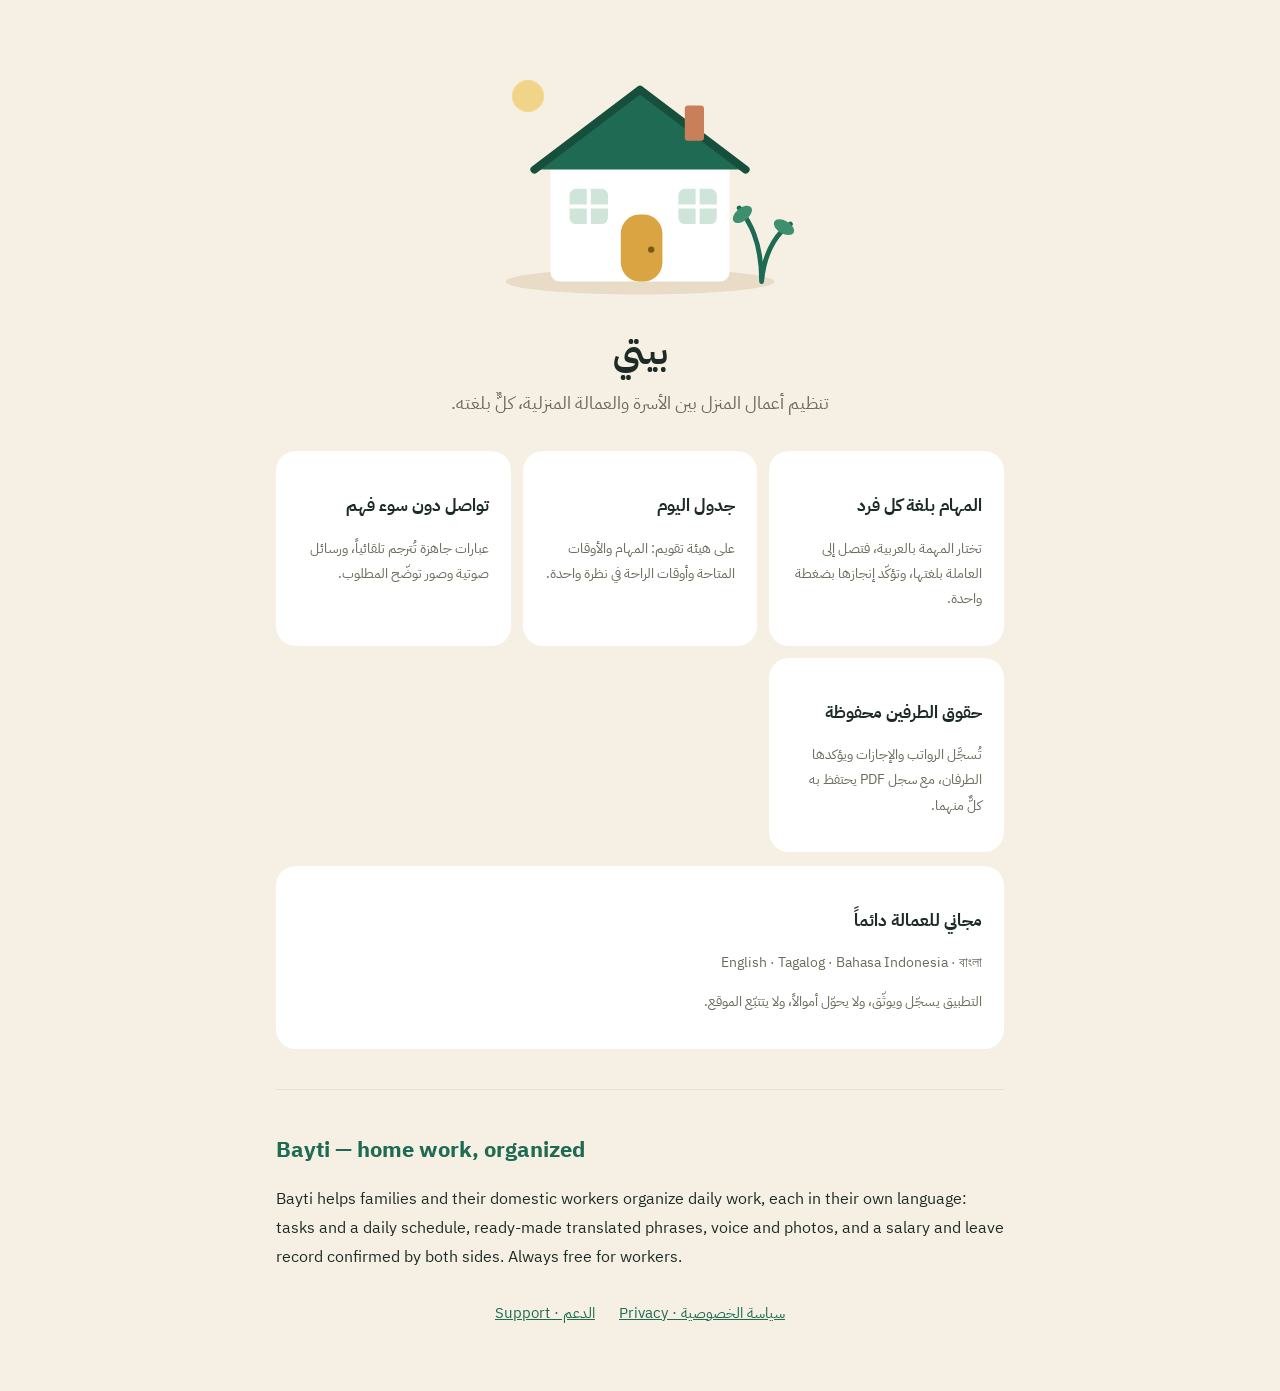
<file: index.html>
<!doctype html>
<html lang="ar" dir="rtl">
<head>
<meta charset="utf-8">
<meta name="viewport" content="width=device-width, initial-scale=1">
<title>بيتي · Bayti</title>
<meta name="description" content="بيتي: تنظيم أعمال المنزل بين الأسرة والعمالة المنزلية، كلٌّ بلغته.">
<link rel="icon" href="icon.png">
<link rel="preconnect" href="https://fonts.googleapis.com">
<link href="https://fonts.googleapis.com/css2?family=IBM+Plex+Sans+Arabic:wght@400;600;700&display=swap" rel="stylesheet">
<link rel="stylesheet" href="style.css">
</head>
<body>
<main>
  <header>
    <img class="art" src="welcome.svg" alt="">
    <h1>بيتي</h1>
    <p class="lead">تنظيم أعمال المنزل بين الأسرة والعمالة المنزلية، كلٌّ بلغته.</p>
  </header>

  <div class="grid">
    <div class="card"><h3>المهام بلغة كل فرد</h3><p class="muted">تختار المهمة بالعربية، فتصل إلى العاملة بلغتها، وتؤكّد إنجازها بضغطة واحدة.</p></div>
    <div class="card"><h3>جدول اليوم</h3><p class="muted">على هيئة تقويم: المهام والأوقات المتاحة وأوقات الراحة في نظرة واحدة.</p></div>
    <div class="card"><h3>تواصل دون سوء فهم</h3><p class="muted">عبارات جاهزة تُترجم تلقائياً، ورسائل صوتية وصور توضّح المطلوب.</p></div>
    <div class="card"><h3>حقوق الطرفين محفوظة</h3><p class="muted">تُسجَّل الرواتب والإجازات ويؤكدها الطرفان، مع سجل PDF يحتفظ به كلٌّ منهما.</p></div>
  </div>

  <div class="card">
    <h3>مجاني للعمالة دائماً</h3>
    <p class="muted">English · Tagalog · Bahasa Indonesia · বাংলা</p>
    <p class="muted">التطبيق يسجّل ويوثّق، ولا يحوّل أموالاً، ولا يتتبّع الموقع.</p>
  </div>

  <hr>
  <section class="en" lang="en" dir="ltr">
    <h2>Bayti — home work, organized</h2>
    <p>Bayti helps families and their domestic workers organize daily work, each in their own language: tasks and a daily schedule, ready-made translated phrases, voice and photos, and a salary and leave record confirmed by both sides. Always free for workers.</p>
  </section>

  <nav>
    <a href="privacy.html">سياسة الخصوصية · Privacy</a>
    <a href="mailto:mfabdullahalmani@gmail.com">الدعم · Support</a>
  </nav>
</main>
</body>
</html>
</file>
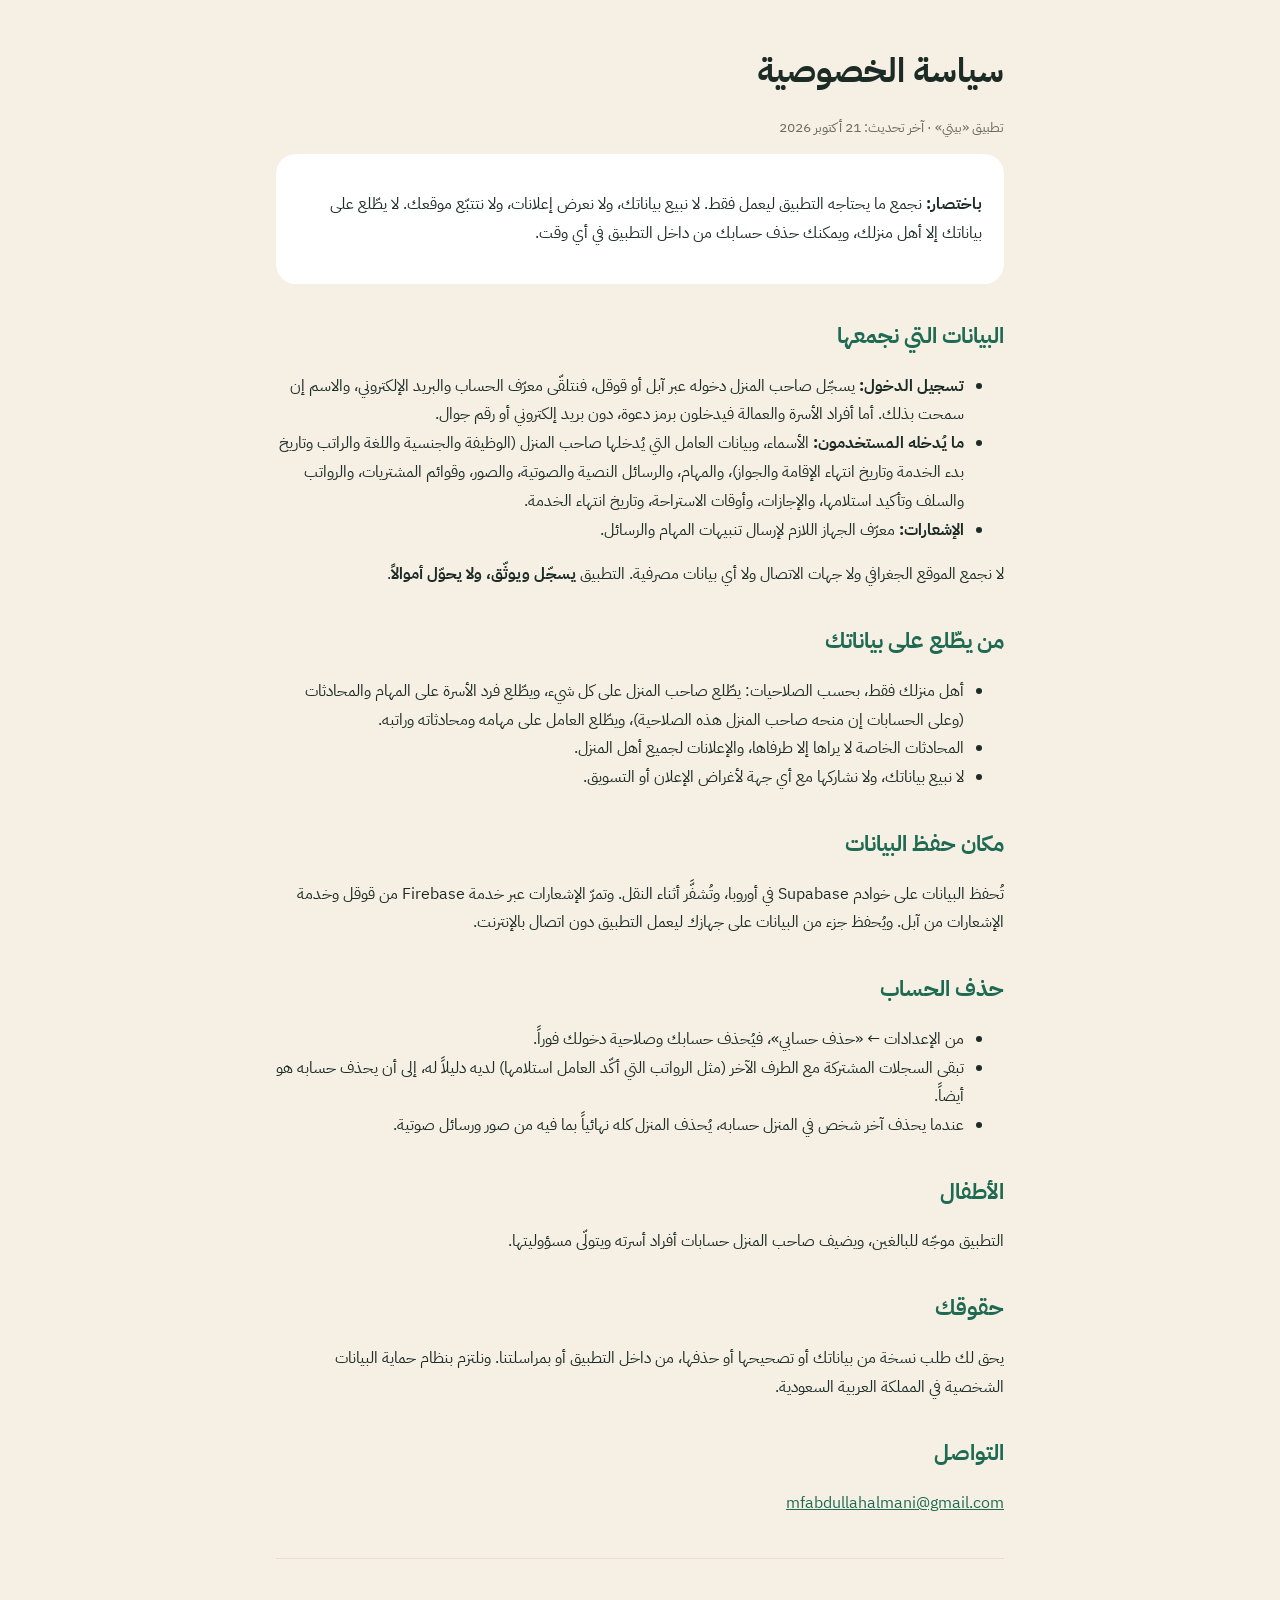
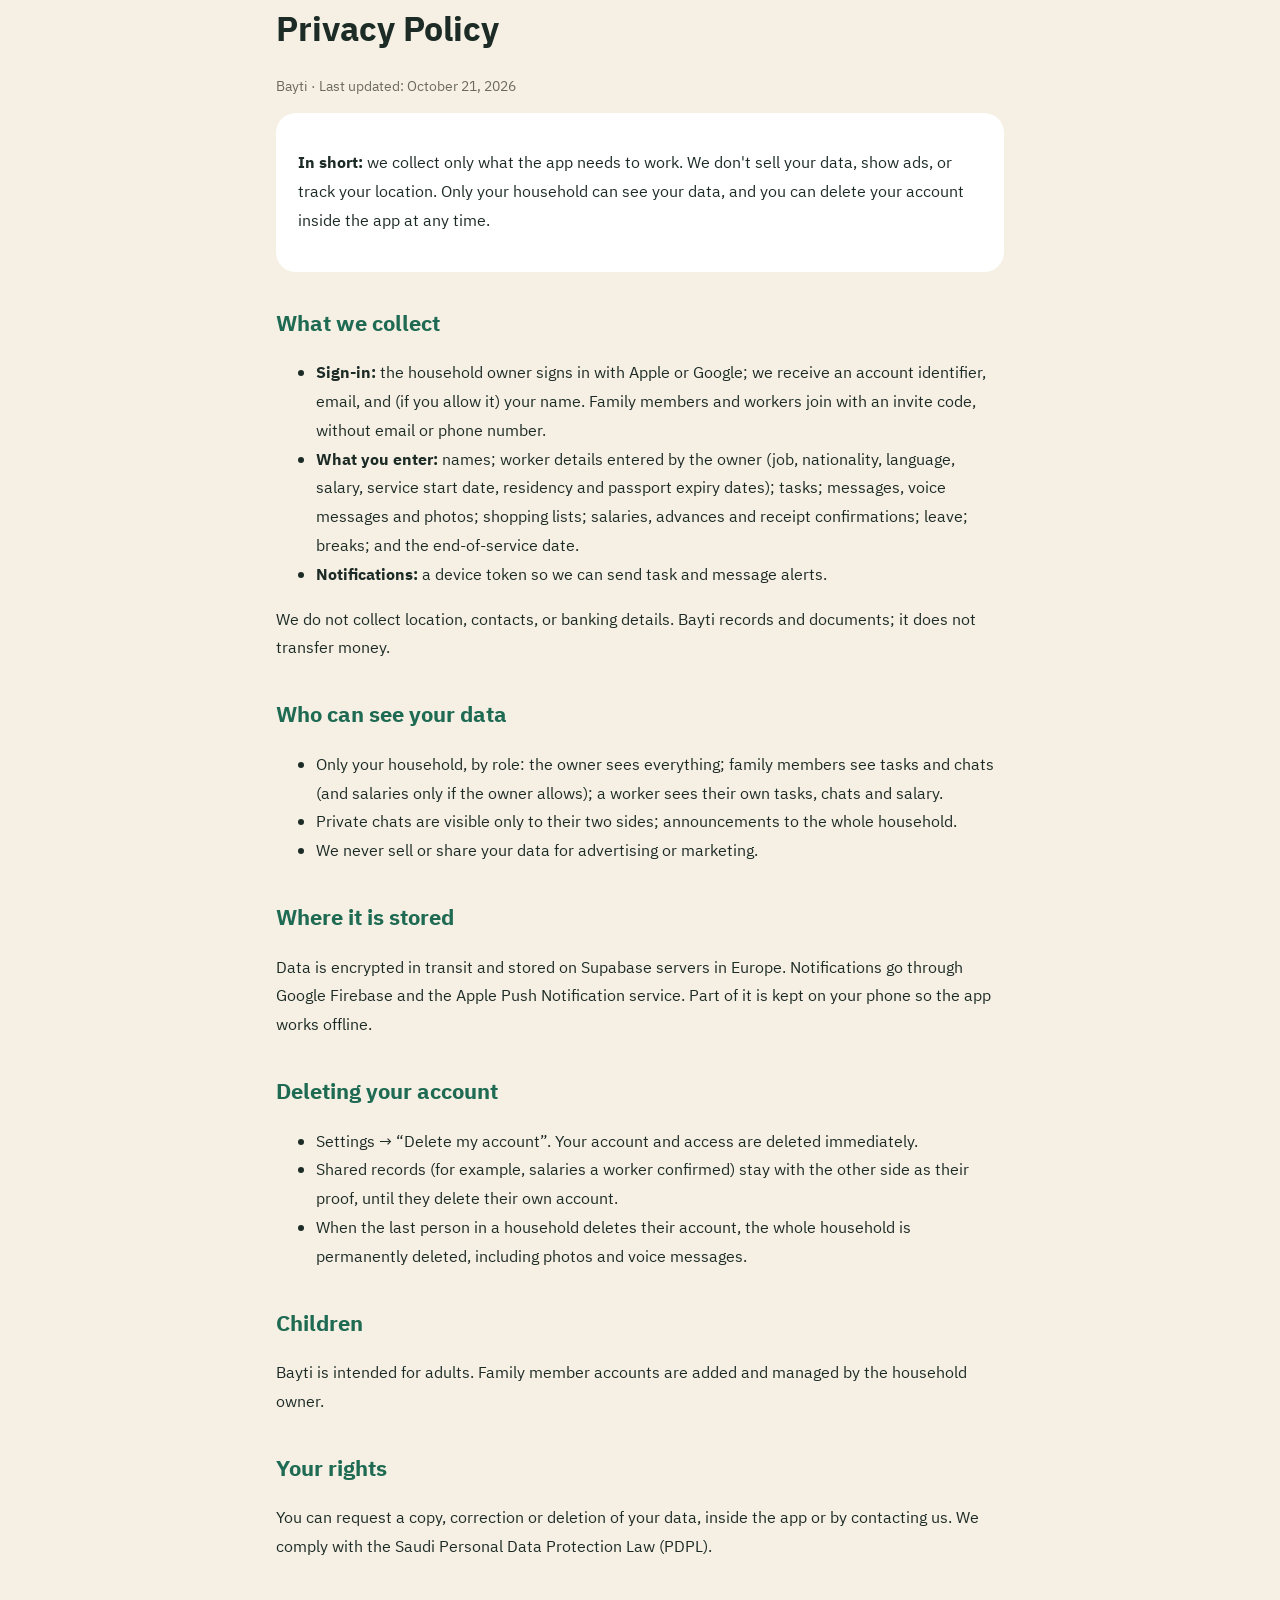
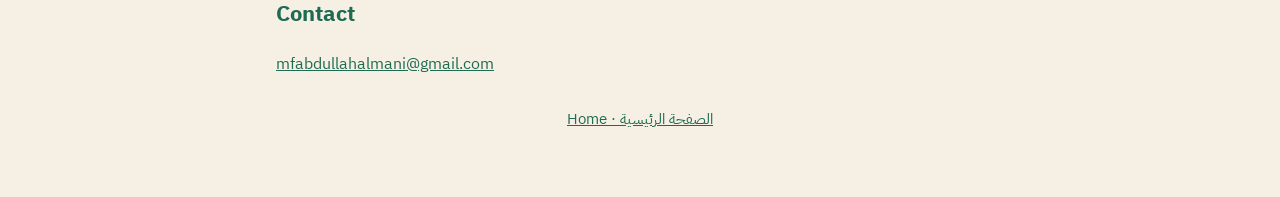
<file: privacy.html>
<!doctype html>
<html lang="ar" dir="rtl">
<head>
<meta charset="utf-8">
<meta name="viewport" content="width=device-width, initial-scale=1">
<title>سياسة الخصوصية · بيتي</title>
<link rel="icon" href="icon.png">
<link rel="preconnect" href="https://fonts.googleapis.com">
<link href="https://fonts.googleapis.com/css2?family=IBM+Plex+Sans+Arabic:wght@400;600;700&display=swap" rel="stylesheet">
<link rel="stylesheet" href="style.css">
</head>
<body>
<main>
  <h1>سياسة الخصوصية</h1>
  <p class="muted">تطبيق «بيتي» · آخر تحديث: 21 أكتوبر 2026</p>

  <div class="card">
    <p><b>باختصار:</b> نجمع ما يحتاجه التطبيق ليعمل فقط. لا نبيع بياناتك، ولا نعرض إعلانات، ولا نتتبّع موقعك. لا يطّلع على بياناتك إلا أهل منزلك، ويمكنك حذف حسابك من داخل التطبيق في أي وقت.</p>
  </div>

  <h2>البيانات التي نجمعها</h2>
  <ul>
    <li><b>تسجيل الدخول:</b> يسجّل صاحب المنزل دخوله عبر آبل أو قوقل، فنتلقّى معرّف الحساب والبريد الإلكتروني، والاسم إن سمحت بذلك. أما أفراد الأسرة والعمالة فيدخلون برمز دعوة، دون بريد إلكتروني أو رقم جوال.</li>
    <li><b>ما يُدخله المستخدمون:</b> الأسماء، وبيانات العامل التي يُدخلها صاحب المنزل (الوظيفة والجنسية واللغة والراتب وتاريخ بدء الخدمة وتاريخ انتهاء الإقامة والجواز)، والمهام، والرسائل النصية والصوتية، والصور، وقوائم المشتريات، والرواتب والسلف وتأكيد استلامها، والإجازات، وأوقات الاستراحة، وتاريخ انتهاء الخدمة.</li>
    <li><b>الإشعارات:</b> معرّف الجهاز اللازم لإرسال تنبيهات المهام والرسائل.</li>
  </ul>
  <p>لا نجمع الموقع الجغرافي ولا جهات الاتصال ولا أي بيانات مصرفية. التطبيق <b>يسجّل ويوثّق، ولا يحوّل أموالاً</b>.</p>

  <h2>من يطّلع على بياناتك</h2>
  <ul>
    <li>أهل منزلك فقط، بحسب الصلاحيات: يطّلع صاحب المنزل على كل شيء، ويطّلع فرد الأسرة على المهام والمحادثات (وعلى الحسابات إن منحه صاحب المنزل هذه الصلاحية)، ويطّلع العامل على مهامه ومحادثاته وراتبه.</li>
    <li>المحادثات الخاصة لا يراها إلا طرفاها، والإعلانات لجميع أهل المنزل.</li>
    <li>لا نبيع بياناتك، ولا نشاركها مع أي جهة لأغراض الإعلان أو التسويق.</li>
  </ul>

  <h2>مكان حفظ البيانات</h2>
  <p>تُحفظ البيانات على خوادم Supabase في أوروبا، وتُشفَّر أثناء النقل. وتمرّ الإشعارات عبر خدمة Firebase من قوقل وخدمة الإشعارات من آبل. ويُحفظ جزء من البيانات على جهازك ليعمل التطبيق دون اتصال بالإنترنت.</p>

  <h2>حذف الحساب</h2>
  <ul>
    <li>من الإعدادات ← «حذف حسابي»، فيُحذف حسابك وصلاحية دخولك فوراً.</li>
    <li>تبقى السجلات المشتركة مع الطرف الآخر (مثل الرواتب التي أكّد العامل استلامها) لديه دليلاً له، إلى أن يحذف حسابه هو أيضاً.</li>
    <li>عندما يحذف آخر شخص في المنزل حسابه، يُحذف المنزل كله نهائياً بما فيه من صور ورسائل صوتية.</li>
  </ul>

  <h2>الأطفال</h2>
  <p>التطبيق موجّه للبالغين، ويضيف صاحب المنزل حسابات أفراد أسرته ويتولّى مسؤوليتها.</p>

  <h2>حقوقك</h2>
  <p>يحق لك طلب نسخة من بياناتك أو تصحيحها أو حذفها، من داخل التطبيق أو بمراسلتنا. ونلتزم بنظام حماية البيانات الشخصية في المملكة العربية السعودية.</p>

  <h2>التواصل</h2>
  <p><a href="mailto:mfabdullahalmani@gmail.com">mfabdullahalmani@gmail.com</a></p>

  <hr>

  <section class="en" lang="en" dir="ltr">
    <h1>Privacy Policy</h1>
    <p class="muted">Bayti · Last updated: October 21, 2026</p>
    <div class="card"><p><b>In short:</b> we collect only what the app needs to work. We don't sell your data, show ads, or track your location. Only your household can see your data, and you can delete your account inside the app at any time.</p></div>

    <h2>What we collect</h2>
    <ul>
      <li><b>Sign-in:</b> the household owner signs in with Apple or Google; we receive an account identifier, email, and (if you allow it) your name. Family members and workers join with an invite code, without email or phone number.</li>
      <li><b>What you enter:</b> names; worker details entered by the owner (job, nationality, language, salary, service start date, residency and passport expiry dates); tasks; messages, voice messages and photos; shopping lists; salaries, advances and receipt confirmations; leave; breaks; and the end-of-service date.</li>
      <li><b>Notifications:</b> a device token so we can send task and message alerts.</li>
    </ul>
    <p>We do not collect location, contacts, or banking details. Bayti records and documents; it does not transfer money.</p>

    <h2>Who can see your data</h2>
    <ul>
      <li>Only your household, by role: the owner sees everything; family members see tasks and chats (and salaries only if the owner allows); a worker sees their own tasks, chats and salary.</li>
      <li>Private chats are visible only to their two sides; announcements to the whole household.</li>
      <li>We never sell or share your data for advertising or marketing.</li>
    </ul>

    <h2>Where it is stored</h2>
    <p>Data is encrypted in transit and stored on Supabase servers in Europe. Notifications go through Google Firebase and the Apple Push Notification service. Part of it is kept on your phone so the app works offline.</p>

    <h2>Deleting your account</h2>
    <ul>
      <li>Settings → “Delete my account”. Your account and access are deleted immediately.</li>
      <li>Shared records (for example, salaries a worker confirmed) stay with the other side as their proof, until they delete their own account.</li>
      <li>When the last person in a household deletes their account, the whole household is permanently deleted, including photos and voice messages.</li>
    </ul>

    <h2>Children</h2>
    <p>Bayti is intended for adults. Family member accounts are added and managed by the household owner.</p>

    <h2>Your rights</h2>
    <p>You can request a copy, correction or deletion of your data, inside the app or by contacting us. We comply with the Saudi Personal Data Protection Law (PDPL).</p>

    <h2>Contact</h2>
    <p><a href="mailto:mfabdullahalmani@gmail.com">mfabdullahalmani@gmail.com</a></p>
  </section>

  <nav><a href="index.html">الصفحة الرئيسية · Home</a></nav>
</main>
</body>
</html>
</file>
<file: style.css>
:root {
  --bg: #f6f0e4;
  --card: #ffffff;
  --ink: #1d2b26;
  --ink2: #6b6a5c;
  --brand: #1e6a52;
  --gold: #d9a441;
  --line: #e9dfcc;
}
@media (prefers-color-scheme: dark) {
  :root {
    --bg: #0c0d0f;
    --card: #18191c;
    --ink: #ecedef;
    --ink2: #a0a4ab;
    --brand: #4cc29b;
    --line: #26282c;
  }
}
* { box-sizing: border-box; }
body {
  margin: 0;
  background: var(--bg);
  color: var(--ink);
  font-family: "IBM Plex Sans Arabic", system-ui, -apple-system, sans-serif;
  line-height: 1.8;
}
main { max-width: 760px; margin: 0 auto; padding: 32px 16px 64px; }
header { text-align: center; padding: 16px 0 8px; }
header img.art { width: min(320px, 80%); height: auto; }
h1 { font-size: 34px; margin: 8px 0 0; }
h2 { font-size: 22px; margin: 32px 0 8px; color: var(--brand); }
h3 { font-size: 17px; margin: 20px 0 4px; }
p, li { font-size: 16px; }
.lead { color: var(--ink2); font-size: 18px; text-align: center; margin: 4px 0 24px; }
.card { background: var(--card); border-radius: 20px; padding: 20px 22px; margin: 14px 0; }
.grid { display: grid; grid-template-columns: repeat(auto-fit, minmax(210px, 1fr)); gap: 12px; }
.grid .card { margin: 0; }
.muted { color: var(--ink2); font-size: 14px; }
a { color: var(--brand); }
nav { text-align: center; margin: 28px 0 0; font-size: 15px; }
nav a { margin: 0 10px; }
.en { direction: ltr; text-align: left; }
hr { border: 0; border-top: 1px solid var(--line); margin: 40px 0; }
</file>
